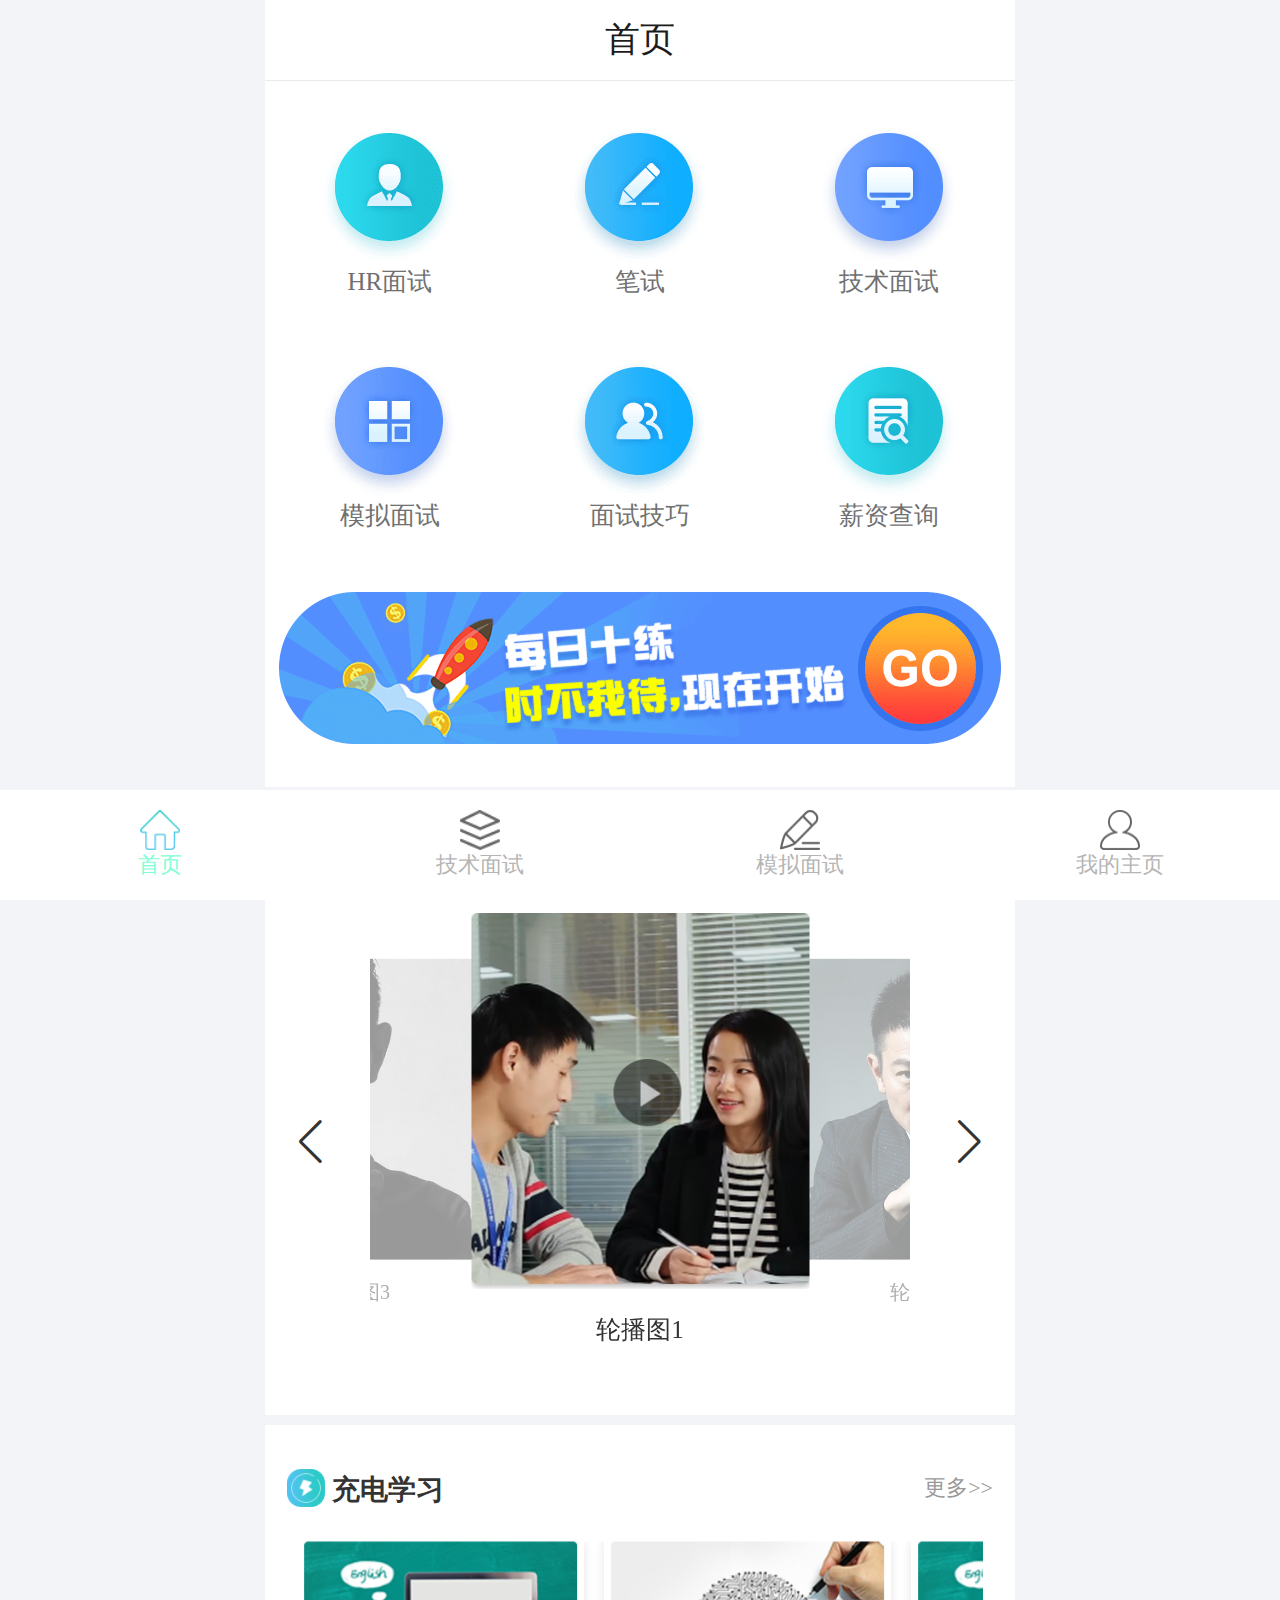
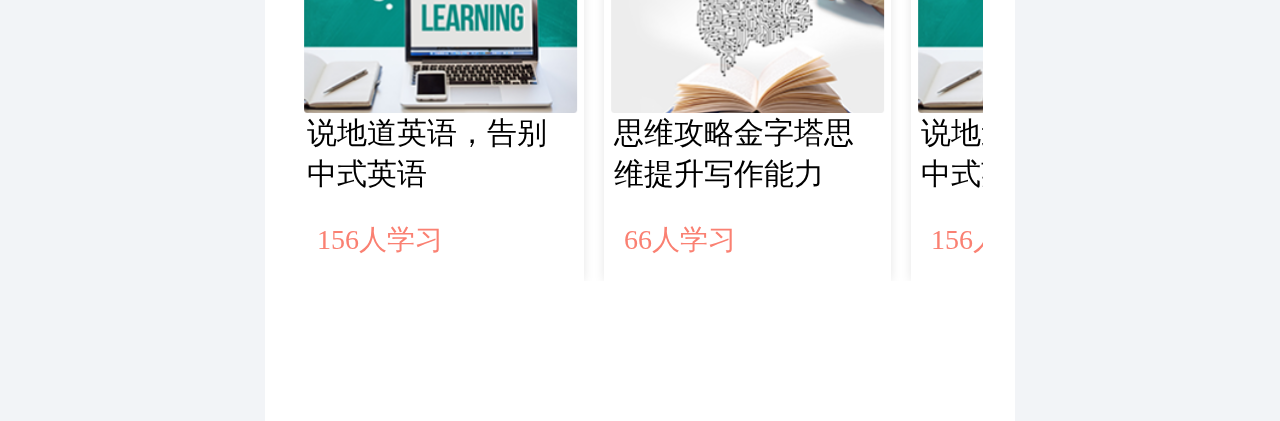
<file: index.html>
<!DOCTYPE html>
<html lang="en">

<head>
    <meta charset="UTF-8">
    <meta name="viewport" content="width=device-width, initial-scale=1.0">
    <title>首页</title>
    <link rel="stylesheet" href="./css/index.css">
    <link rel="stylesheet" href="./css/swiper.min.css">
</head>

<body>
    <section class="wrap">
        <!-- 头部区域 -->
        <header class="header">首页</header>

        <!-- 导航栏 -->
        <nav class="nav">
            <ul>
                <li>
                    <a href="">
                        <img src="./icons/icon1.png" alt="">
                        <span>HR面试</span>
                    </a>
                </li>
                <li>
                    <a href=""><img src="./icons/icon2.png" alt="">
                        <span>笔试</span></a>
                </li>
                <li>
                    <a href=""><img src="./icons/icon3.png" alt="">
                        <span>技术面试</span></a>
                </li>
                <li>
                    <a href="./mnms.html"><img src="./icons/icon4.png" alt="">
                        <span>模拟面试</span></a>
                </li>
                <li>
                    <a href="./msjq.html"><img src="./icons/icon5.png" alt="">
                        <span>面试技巧</span></a>
                </li>
                <li>
                    <a href=""><img src="./icons/icon6.png" alt="">
                        <span>薪资查询</span></a>
                </li>
            </ul>
        </nav>
        <section class="go">
            <img src="./images/go.png" alt="">
        </section>
    </section>
    <!-- 就业指导 -->
    <section class="content">
        <!-- 头部 -->
        <div class="cont-head">
            <h4>
                <span class="icon"><img src="./icons/i2.png"></span> 就业指导
            </h4>
            <a href="" class="more">更多>></a>
        </div>

        <!-- 轮播图 -->
        <div class="cont-con">
            <!-- Swiper -->
            <div class="swiper-container">
                <div class="swiper-wrapper">
                    <div class="swiper-slide">
                        <a href=""><img src="./images/pic.png"></a>
                        <p>轮播图1</p>
                    </div>
                    <div class="swiper-slide">
                        <a href=""><img src="./images/3.jpg"></a>
                        <p>轮播图2</p>
                    </div>
                    <div class="swiper-slide">
                        <a href=""><img src="./images/ldh.jpg"></a>
                        <p>轮播图3</p>
                    </div>
                </div>
                <!-- Add Pagination -->
                <div class="swiper-pagination"></div>

            </div>
            <div class="swiper-button-next"></div>
            <div class="swiper-button-prev"></div>
        </div>
    </section>

    <!-- 充电学习 -->
    <section class="content last-con">
        <!-- 头部 -->
        <div class="cont-head">
            <h4>
                <span class="icon"><img src="./icons/i1.png"></span> 充电学习
            </h4>
            <a href="" class="more">更多>></a>
        </div>

        <!-- 轮播图 -->
        <div class="cont-con-study">
            <!-- Swiper -->
            <div class="swiper-container">
                <div class="swiper-wrapper">
                    <div class="swiper-slide">
                        <a href="">
                            <div class="course-img">
                                <img src="./images/pic1.png">
                            </div>
                            <div class="course-title">
                                说地道英语，告别中式英语
                            </div>
                            <div class="course-member">
                                <span>156</span><span>人学习</span>
                            </div>
                        </a>
                    </div>
                    <div class="swiper-slide">
                        <a href="">
                            <div class="course-img">
                                <img src="./images/pic2.png">
                            </div>
                            <div class="course-title">
                                思维攻略金字塔思维提升写作能力
                            </div>
                            <div class="course-member">
                                <span>66</span><span>人学习</span>
                            </div>
                        </a>
                    </div>
                    <div class="swiper-slide">
                        <a href="">
                            <div class="course-img">
                                <img src="./images/pic1.png">
                            </div>
                            <div class="course-title">
                                说地道英语，告别中式英语
                            </div>
                            <div class="course-member">
                                <span>156</span><span>人学习</span>
                            </div>
                        </a>
                    </div>
                    <div class="swiper-slide">
                        <a href="">
                            <div class="course-img">
                                <img src="./images/pic1.png">
                            </div>
                            <div class="course-title">
                                说地道英语，告别中式英语
                            </div>
                            <div class="course-member">
                                <span>156</span><span>人学习</span>
                            </div>
                        </a>
                    </div>
                    <div class="swiper-slide">
                        <a href="">
                            <div class="course-img">
                                <img src="./images/pic2.png">
                            </div>
                            <div class="course-title">
                                思维攻略金字塔思维提升写作能力
                            </div>
                            <div class="course-member">
                                <span>156</span><span>人学习</span>
                            </div>
                        </a>
                    </div>

                </div>
                <!-- Add Pagination -->

            </div>
        </div>
    </section>

    <footer class="footer">
        <ul>
            <li class="active">
                <a><img src="./icons/home.png"></a><span>首页</span>
            </li>
            <li>
                <a><img src="./icons/net.png"></a><span>技术面试</span>
            </li>
            <li>
                <a href="./mnms.html"><img src="./icons/ms.png"></a><span>模拟面试</span>
            </li>
            <li>
                <a><img src="./icons/user.png"></a><span>我的主页</span>
            </li>
        </ul>
    </footer>
</body>
<script src="./js/flexible.js"></script>
<script src="./js/swiper.min.js"></script>
<script>
    var swiper = new Swiper('.cont-con .swiper-container', {
        slidesPerView: 2,
        spaceBetween: 30,
        centeredSlides: true,
        loop: true,
        // pagination: {
        //     el: '.cont-con .swiper-pagination',
        //     clickable: true,
        // },
        navigation: {
            nextEl: '.cont-con .swiper-button-next',
            prevEl: '.cont-con .swiper-button-prev',
        },
    });


    var swiper = new Swiper('.cont-con-study .swiper-container', {
        slidesPerView: 2.3,
        spaceBetween: 20,
        loop: true,
    });
</script>

</html>
</file>
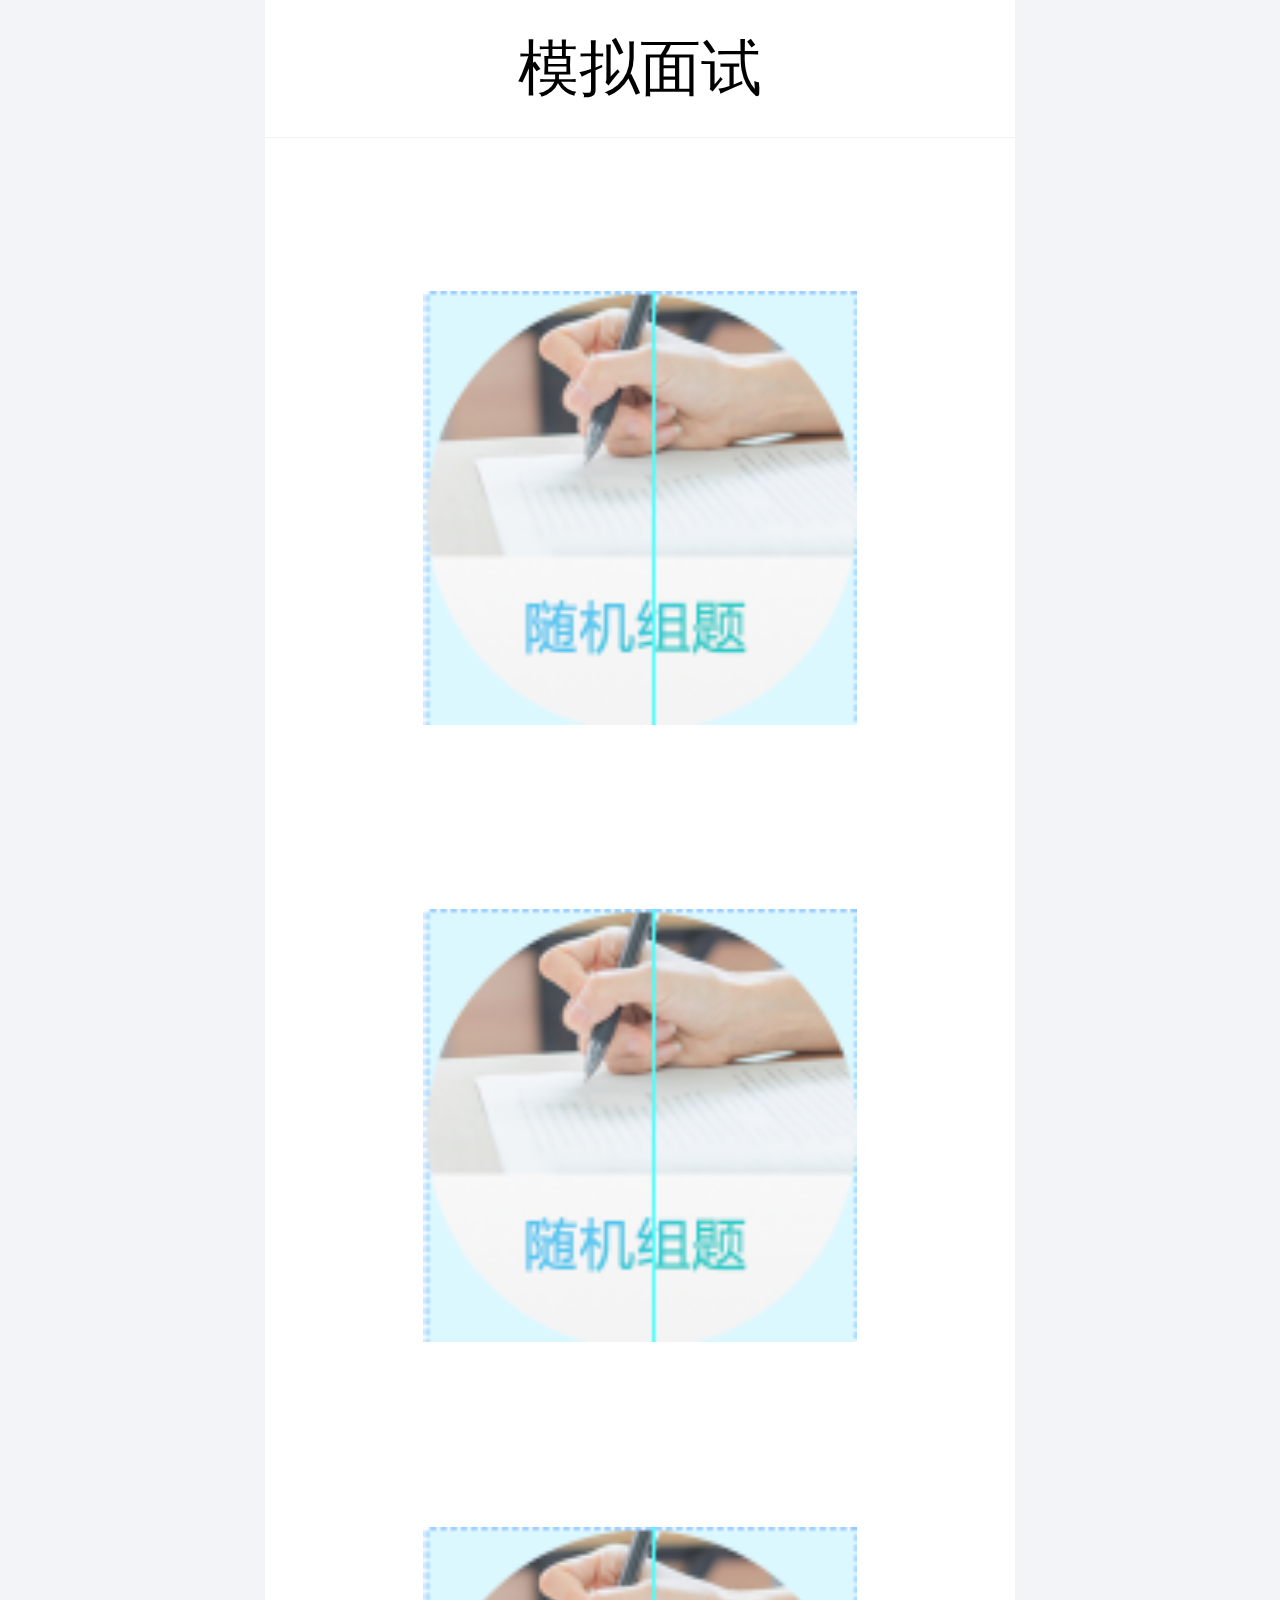
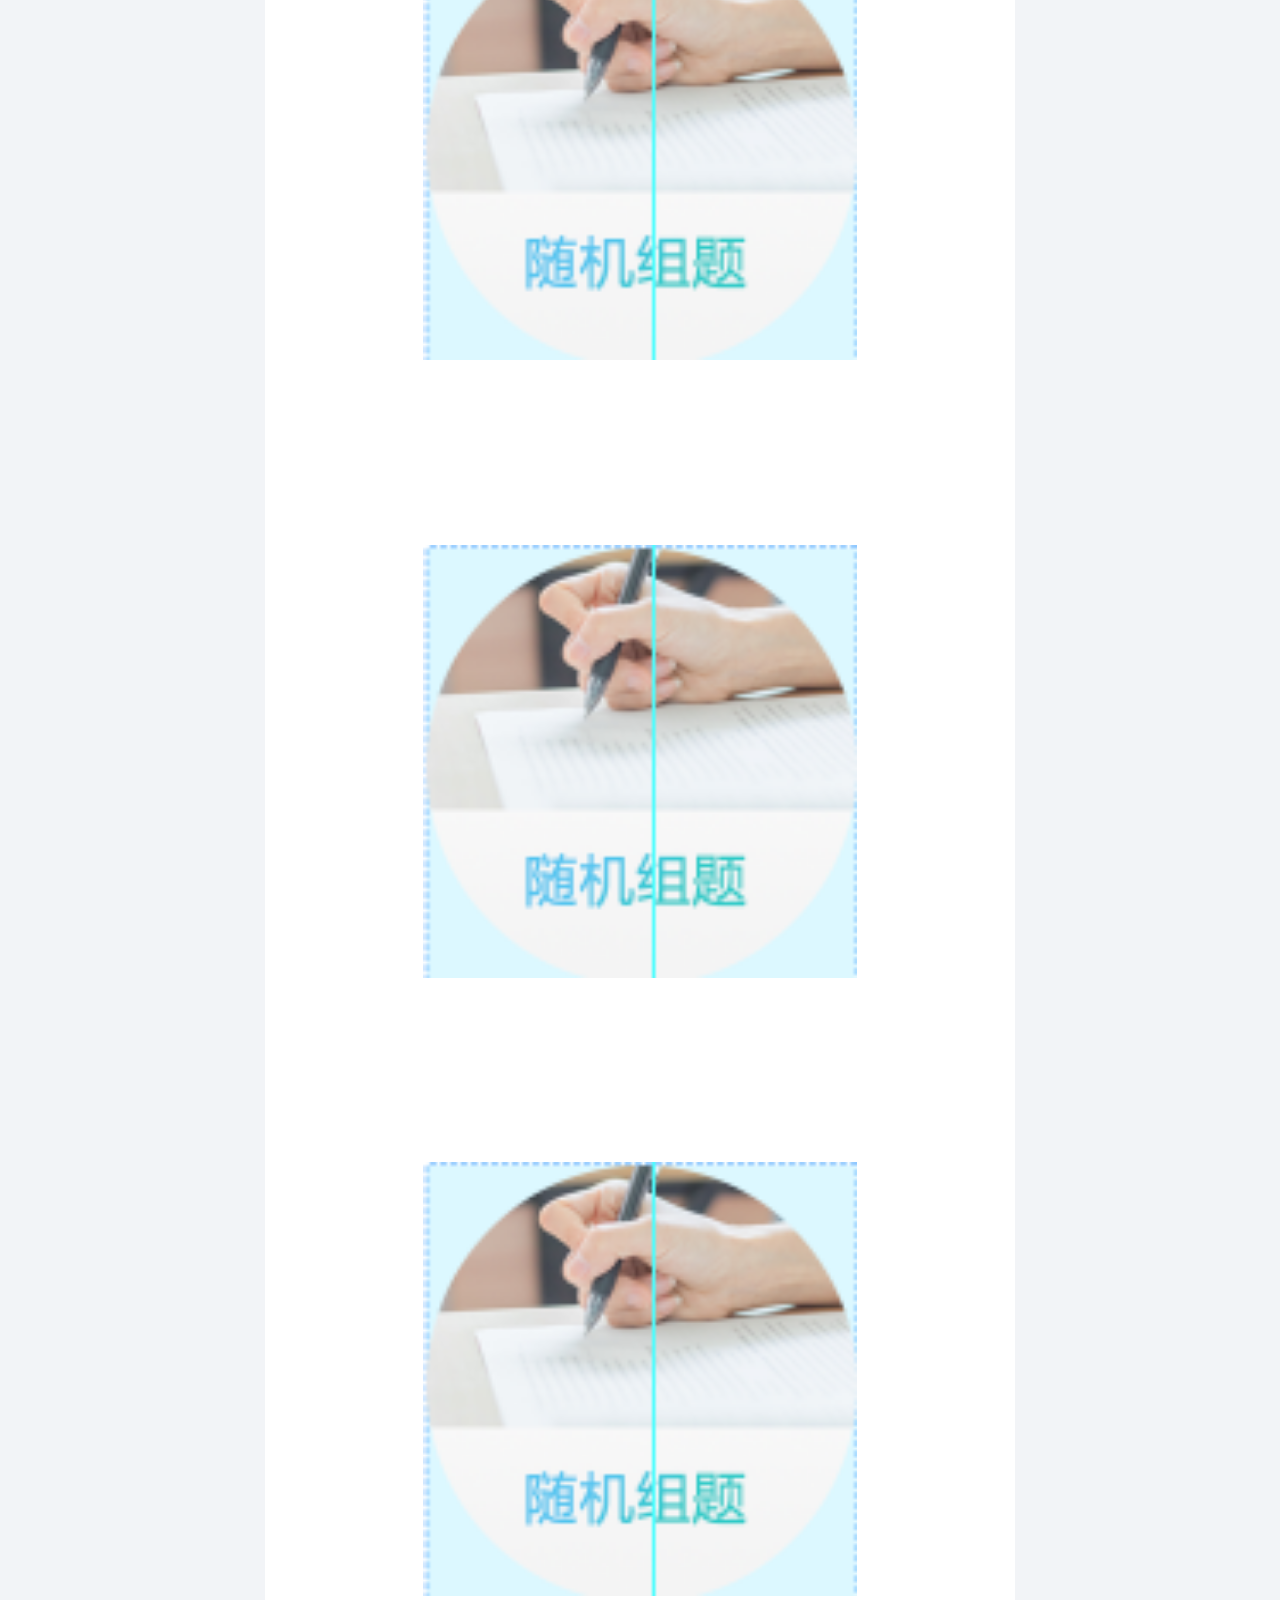
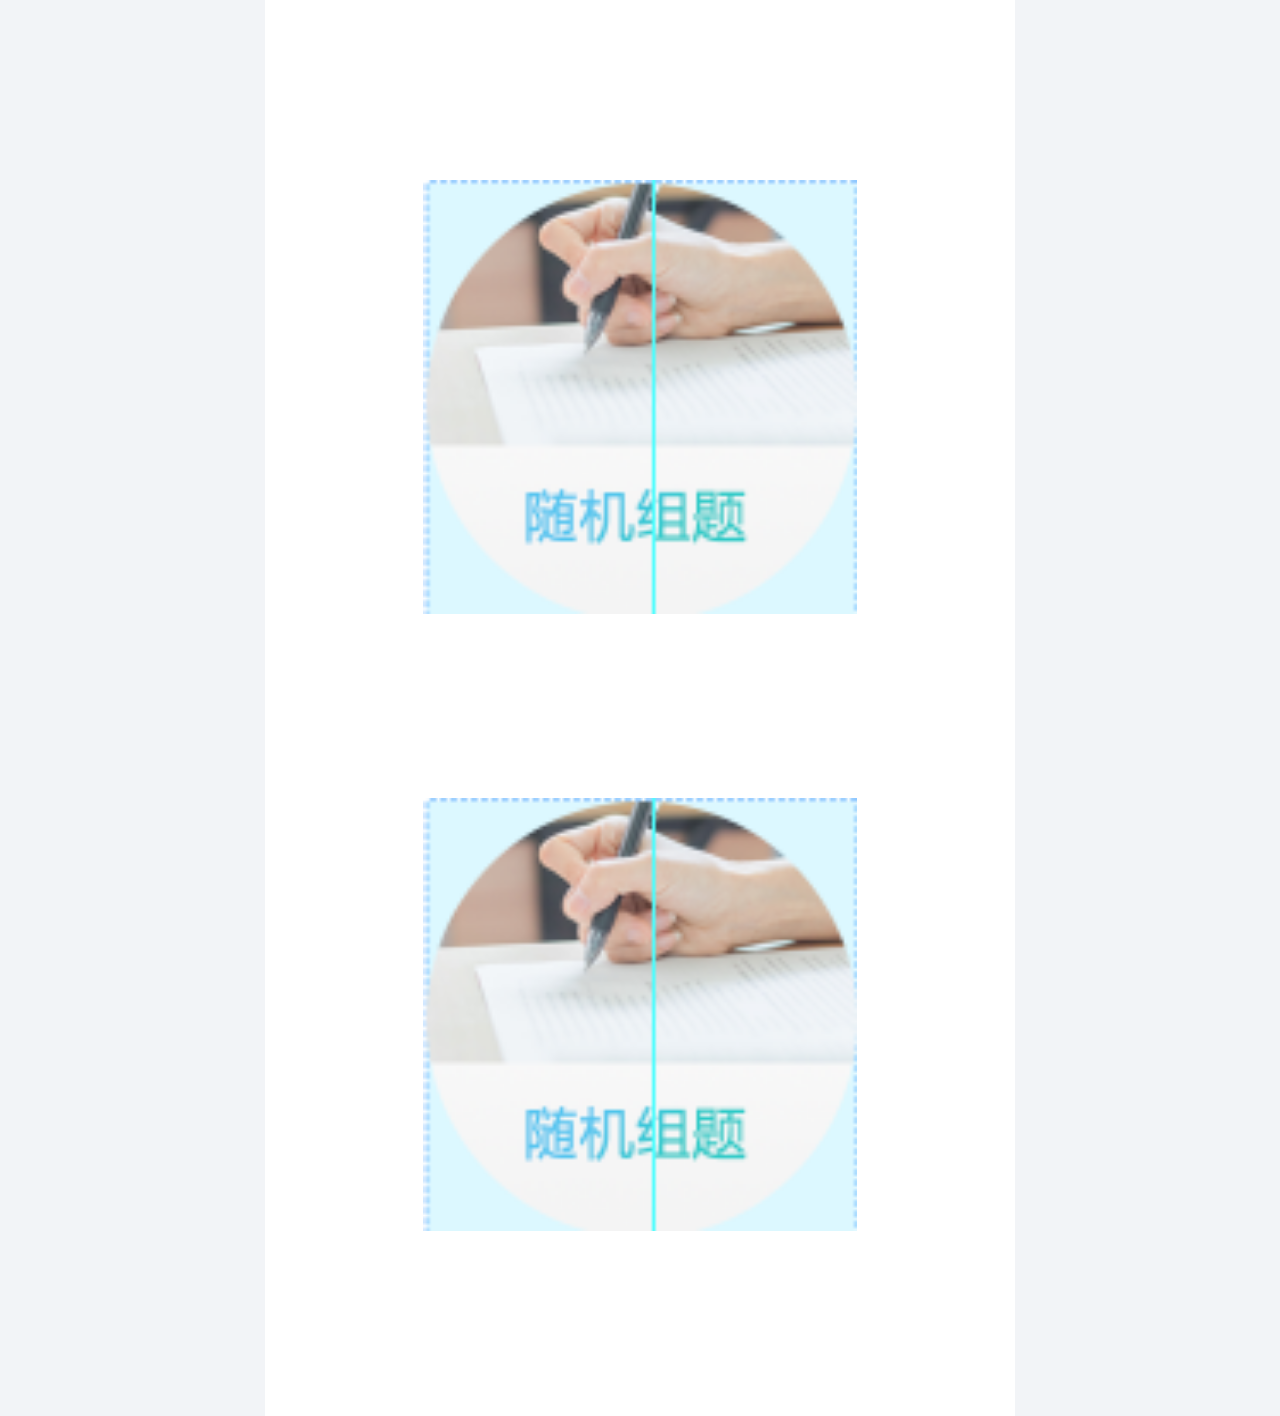
<file: mnms.html>
<!DOCTYPE html>
<html lang="en">

<head>
    <meta charset="UTF-8">
    <meta name="viewport" content="width=device-width, initial-scale=1.0">
    <title>模拟面试</title>
    <link rel="stylesheet" href="./css/init.css">
    <link rel="stylesheet" href="./css/mnms.css">
</head>
<header class="header">
    模拟面试
</header>
<section class="content">
    <ul>
        <li>
            <img src="./images/shiti1.png" alt="">
        </li>
        <li>
            <img src="./images/shiti1.png" alt="">
        </li>
        <li>
            <img src="./images/shiti1.png" alt="">
        </li>
        <li>
            <img src="./images/shiti1.png" alt="">
        </li>
        <li>
            <img src="./images/shiti1.png" alt="">
        </li>
        <li>
            <img src="./images/shiti1.png" alt="">
        </li>
        <li>
            <img src="./images/shiti1.png" alt="">
        </li>
    </ul>
</section>

<body>


</body>
<script src="./js/flexible.js"></script>

</html>
</file>
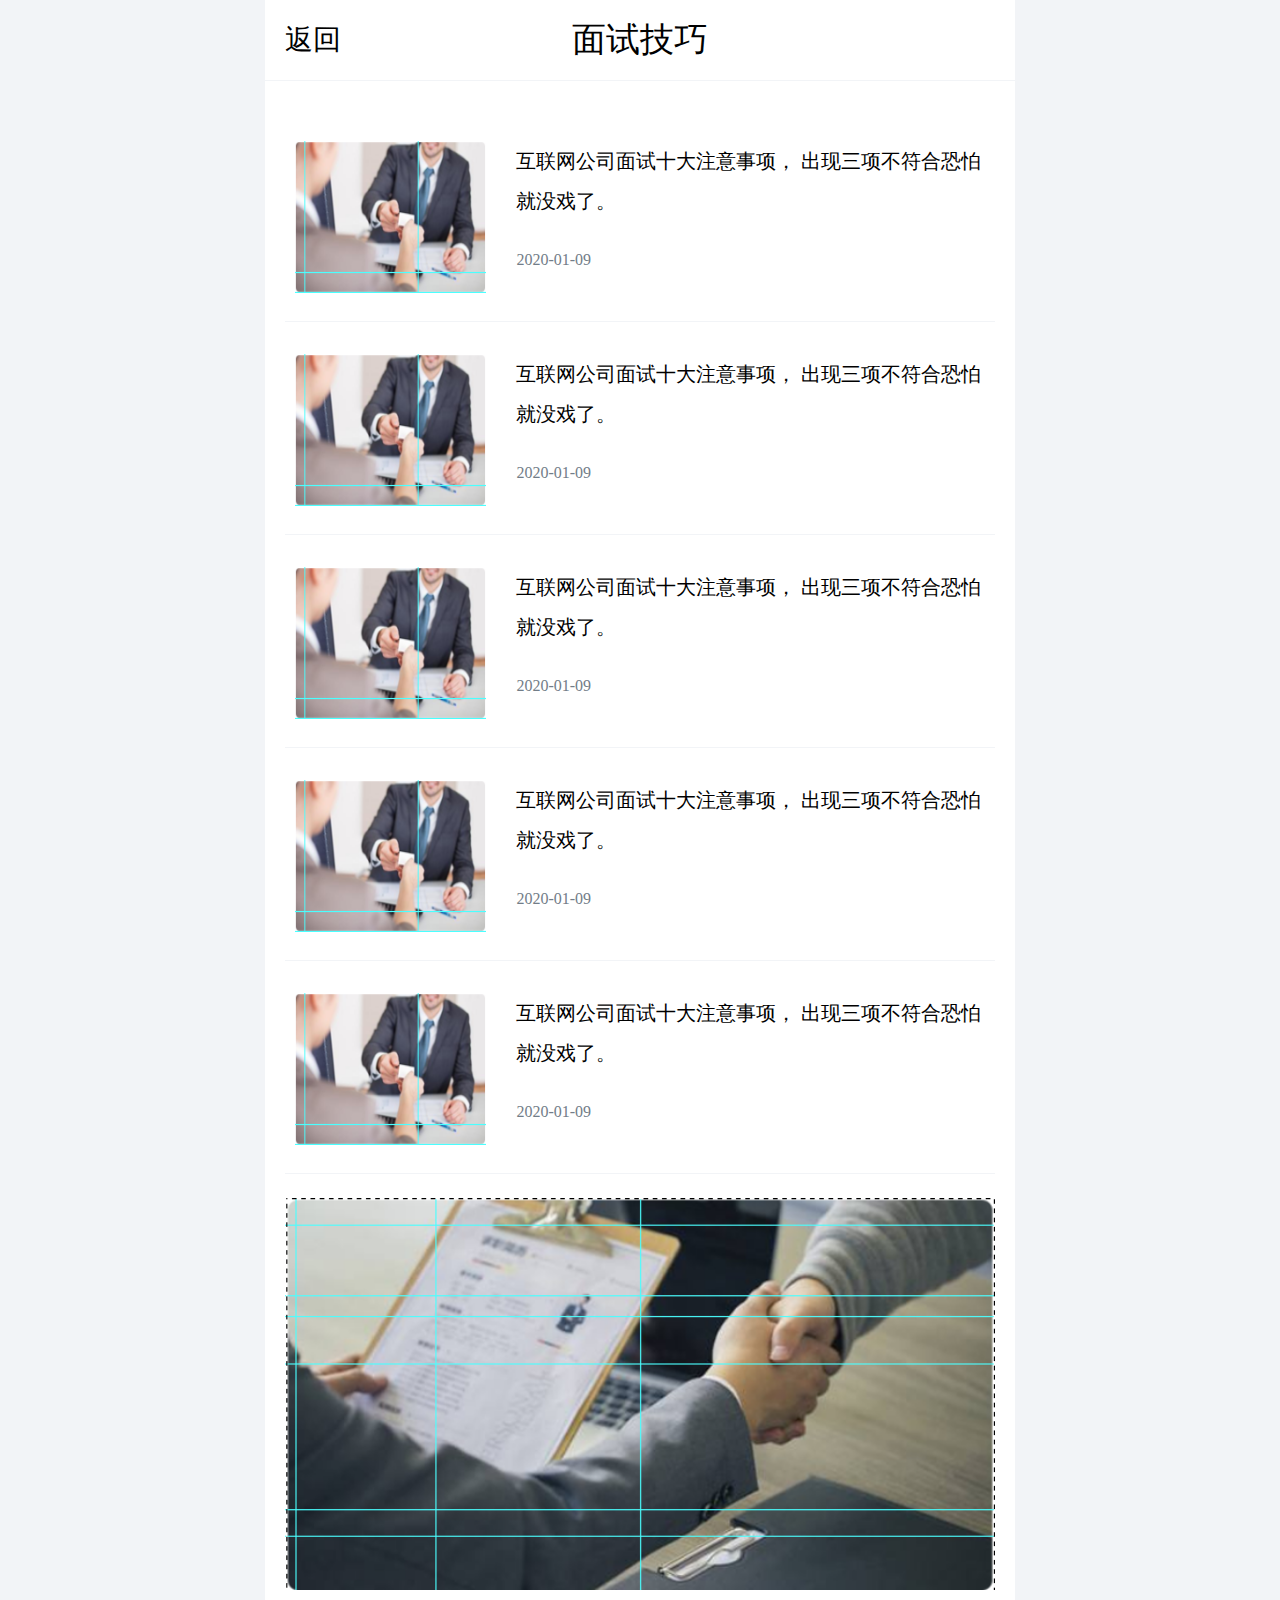
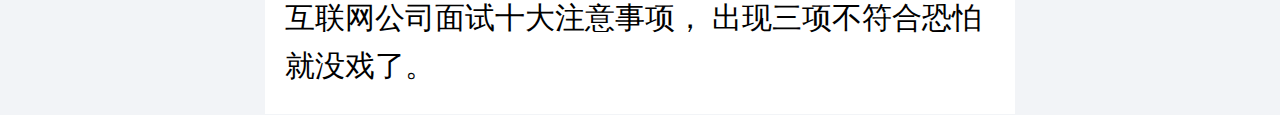
<file: msjq.html>
<!DOCTYPE html>
<html lang="en">

<head>
    <meta charset="UTF-8">
    <meta name="viewport" content="width=device-width, initial-scale=1.0">
    <title>面试技巧</title>

    <link rel="stylesheet" type="text/css" href="./css/init.css">

    <link rel="stylesheet" type="text/css" href="./css/msjq.css">
</head>

<body>
    <header class="header">
        <a class="back" href="#">返回</a>
        <span class="title">面试技巧</span>
    </header>

    <section class="content">
        <ul>
            <li>
                <div class="article-img">
                    <img src='./images/article1.png'>
                </div>
                <div class="article-con">
                    <div class="con-title">互联网公司面试十大注意事项， 出现三项不符合恐怕就没戏了。</div>
                    <div class="cpn-time">2020-01-09</div>
                </div>
            </li>
            <li>
                <div class="article-img">
                    <img src='./images/article1.png'>
                </div>
                <div class="article-con">
                    <div class="con-title">互联网公司面试十大注意事项， 出现三项不符合恐怕就没戏了。</div>
                    <div class="cpn-time">2020-01-09</div>
                </div>
            </li>
            <li>
                <div class="article-img">
                    <img src='./images/article1.png'>
                </div>
                <div class="article-con">
                    <div class="con-title">互联网公司面试十大注意事项， 出现三项不符合恐怕就没戏了。</div>
                    <div class="cpn-time">2020-01-09</div>
                </div>
            </li>
            <li>
                <div class="article-img">
                    <img src='./images/article1.png'>
                </div>
                <div class="article-con">
                    <div class="con-title">互联网公司面试十大注意事项， 出现三项不符合恐怕就没戏了。</div>
                    <div class="cpn-time">2020-01-09</div>
                </div>
            </li>
            <li>
                <div class="article-img">
                    <img src='./images/article1.png'>
                </div>
                <div class="article-con">
                    <div class="con-title">互联网公司面试十大注意事项， 出现三项不符合恐怕就没戏了。</div>
                    <div class="cpn-time">2020-01-09</div>
                </div>
            </li>
        </ul>
    </section>

    <section class="adver">
        <div class="adver_img">

            <img src="./images/adver1.png" alt="">
        </div>

        <div class="adver_title">互联网公司面试十大注意事项， 出现三项不符合恐怕就没戏了。</div>
    </section>

</body>
<script src="./js/flexible.js"></script>

</html>
</file>
<file: css/index.css>
h1,
h2,
h3,
h4,
h5,
h6,
ul,
ol,
li,
div,
body,
section,
header,
nav {
    padding: 0;
    margin: 0;
}

ul,
ol,
li {
    list-style: none;
}

a {
    text-decoration: none;
}

body {
    min-width: 320px;
    max-width: 750px;
    margin: 0 auto;
    background-color: #f2f4f7;
}


/* 约束条件 :屏幕大于750px时,html的font-size就不变化*/

@media screen and (min-width:750px) {
    html {
        font-size: 37.5px !important;
    }
}

.wrap {
    background-color: #fff;
    padding-bottom: 1.146667rem;
}

.header {
    height: 2.133333rem;
    line-height: 2.133333rem;
    color: #1c1c1c;
    font-size: .933333rem;
    text-align: center;
    border-bottom: 1px solid #eaeaea;
}

.nav {
    margin: 1.2rem 0 -0.053333rem 0;
}

.nav ul {
    display: flex;
    flex-wrap: wrap;
}

.nav ul li {
    display: flex;
    width: 33.3%;
    flex-direction: column;
    align-items: center;
}

.nav ul li {
    margin-bottom: 1.653333rem;
}

.nav ul li a {
    display: flex;
    flex-direction: column;
    align-items: center;
}

.nav ul li a img {
    width: 3.706667rem;
    height: 3.706667rem;
}

.nav ul li a span {
    color: #707070;
    font-size: .666667rem;
}

.go {
    margin: 0 .373333rem;
}

.go img {
    display: block;
    width: 100%;
}

.content {
    padding: 1.173333rem .586667rem;
    margin-top: .266667rem;
    background: #fff;
}

.cont-head {
    height: 1.013333rem;
    line-height: 1.013333rem;
    display: flex;
    justify-content: space-between;
}

.cont-head h4 {
    font-size: .746667rem;
    color: #333333;
}

.cont-head h4 .icon {
    /* display: inline-block; */
    vertical-align: middle;
}

.cont-head h4 .icon img {
    width: 1.013333rem;
    height: 1.013333rem;
}

.cont-head .more {
    font-size: .586667rem;
    color: #999999;
}

.cont-con .swiper-container {
    /* width: 100%; */
    height: 100%;
    width: 14.4rem;
}

.cont-con .swiper-slide {
    text-align: center;
    font-size: 18px;
    background: #fff;
    /* Center slide text vertically */
    display: -webkit-box;
    display: -ms-flexbox;
    display: -webkit-flex;
    display: flex;
    flex-direction: column;
    -webkit-box-pack: center;
    -ms-flex-pack: center;
    -webkit-justify-content: center;
    justify-content: center;
    -webkit-box-align: center;
    -ms-flex-align: center;
    -webkit-align-items: center;
    align-items: center;
    transition: 300ms;
    /* 其他放小 */
    transform: scale(0.8);
    opacity: 0.4;
}


/* 当前放大 */

.cont-con .swiper-slide-active,
.cont-con .swiper-slide-duplicate-active {
    transform: scale(1);
    z-index: 999;
    opacity: 1;
}

.cont-con .swiper-slide a {
    width: 9.013333rem;
    height: 10.026667rem;
}

.cont-con .swiper-slide img {
    width: 100%;
    height: 100%;
}

.cont-con .swiper-slide p {
    font-size: .666667rem;
    width: 9.013333rem;
    margin-top: .64rem;
    color: #333;
}

.cont-con {
    margin-top: .906667rem;
    position: relative;
    --swiper-theme-color: #333;
}


/* 充电学习 */

.cont-con-study .swiper-container {
    width: 100%;
    height: 100%;
}

.cont-con-study .swiper-slide {
    width: 7.733333rem;
    height: 9.066667rem;
    text-align: center;
    font-size: 18px;
    /* Center slide text vertically */
    display: -webkit-box;
    display: -ms-flexbox;
    display: -webkit-flex;
    display: flex;
    flex-direction: column;
    -webkit-box-pack: center;
    -ms-flex-pack: center;
    -webkit-justify-content: center;
    justify-content: center;
    -webkit-box-align: center;
    -ms-flex-align: center;
    -webkit-align-items: center;
    align-items: center;
    box-shadow: 0 0px 10px rgba(0, 0, 0, 0.1);
}

.cont-con-study {
    margin-top: .906667rem;
    padding: 0 .266667rem;
}

.cont-con-study .swiper-slide a {
    display: block;
    margin: 0;
    padding: 0;
    height: 100%;
    width: 100%;
}

.course-img {
    display: block;
    margin: 0;
    padding: 0;
    height: 4.586667rem;
    width: 100%;
}

.course-img img {
    width: 95%;
    height: 100%;
}

.course-title {
    font-size: .8rem;
    text-align: left;
    color: #000;
    padding: 0 .266667rem
}

.course-member {
    height: .746667rem;
    line-height: .8rem;
    font-size: .746667rem;
    color: salmon;
    text-align: left;
    padding: 0 .533333rem;
    margin-top: .8rem;
}

.last-con {
    padding-bottom: 3.733333rem;
}

.footer {
    position: fixed;
    bottom: 0;
    left: 0;
    height: 2.933333rem;
    width: 100%;
    z-index: 100000;
    background: #fff;
    border-top: 1px solid #f2f4f7;
}

.footer ul {
    height: 100%;
    display: flex;
}

.footer ul li {
    display: flex;
    width: 25%;
    height: 100%;
    flex-direction: column;
    align-items: center;
    justify-content: center;
    font-size: .586667rem;
    color: #B5B5B5;
}

.footer .active {
    color: #7FFFD4;
}

.footer ul li a {
    width: 1.066667rem;
    height: 1.066667rem;
}

.footer ul li img {
    height: 100%;
    width: 100%;
}
</file>
<file: css/init.css>
h1,
h2,
h3,
h4,
h5,
h6,
ul,
ol,
li,
div,
body,
section,
header,
nav {
    padding: 0;
    margin: 0;
}

ul,
ol,
li {
    list-style: none;
}

a {
    text-decoration: none;
}
</file>
<file: css/mnms.css>
body {
    min-width: 320px;
    max-width: 750px;
    margin: 0 auto;
    background: #f2f4f7;
}

.header {
    height: 2.133333rem;
    line-height: 2.133333rem;
    font-size: .96rem;
    color: #000;
    background: #fff;
    border-bottom: 1px solid #f2f2f2;
    text-align: center;
}

.content {
    padding-top: 2.4rem;
    background: #fff;
    display: flex;
    justify-content: center;
}

.content ul {
    display: flex;
    flex-direction: column;
    justify-content: center;
}

.content ul li {
    width: 6.773333rem;
    height: 6.773333rem;
    margin-bottom: 2.88rem;
}

.content li img {
    width: 100%;
    height: 100%;
}
</file>
<file: css/msjq.css>
@media screen and (min-width:750px) {
    html {
        font-size: 37.5px !important;
    }
}

body {
    min-width: 320px;
    max-width: 750px;
    margin: 0 auto;
    background-color: #f2f4f7;
}

.header {
    position: relative;
    height: 2.133333rem;
    line-height: 2.133333rem;
    font-size: .906667rem;
    display: flex;
    justify-content: center;
    background: #fff;
    border-bottom: 1px solid #f2f4f7;
}

.header .back {
    position: absolute;
    top: 0;
    left: .533333rem;
    height: .8rem;
    font-size: .746667rem;
    color: #000;
}

.content {
    background: #fff;
    padding-top: .746667rem;
}

.content ul {
    display: flex;
    flex-direction: column;
    justify-content: center;
    margin: 0 .533333rem;
}

.content ul li {
    height: 4.693333rem;
    width: 100%;
    border-bottom: 1px solid #f2f4f7;
    display: flex;
    flex-direction: row;
    justify-content: flex-start;
    margin-top: .853333rem;
    padding-bottom: .106667rem;
}

.content .article-img {
    margin-left: .266667rem;
    width: 6.026667rem;
    height: 4.053333rem;
}

.content .article-img img {
    width: 100%;
    height: 100%;
}

.content .article-con {
    margin-left: .8rem;
}

.article-con .con-title {
    line-height: 1.066667rem;
    font-size: .533333rem;
}

.article-con .cpn-time {
    font-size: 16px;
    color: #727d88;
    margin-top: .8rem;
}

.adver {
    background: #fff;
    display: flex;
    flex-direction: column;
    justify-content: flex-end;
    padding: .64rem 0;
    border-bottom: 1px solid #f2f4f7;
}

.adver .adver_img {
    margin: 0 .533333rem;
}

.adver .adver_img img {
    width: 100%;
    height: 100%;
}

.adver .adver_title {
    margin: 0 .533333rem;
    line-height: 1.28rem;
    font-size: .8rem;
}
</file>
